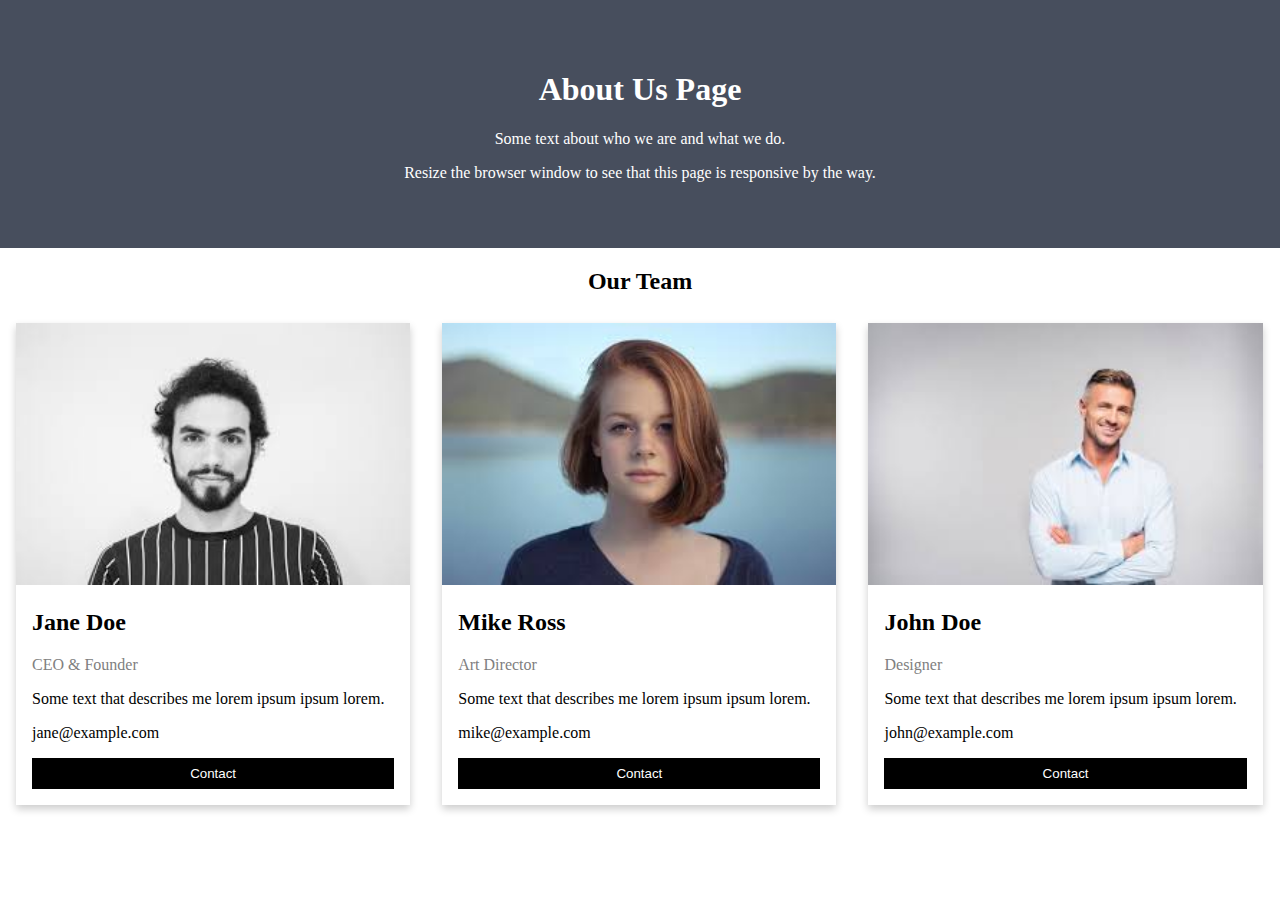
<file: about.html>
<!DOCTYPE html>
<html lang="en">
    <head>
        <meta charset="utf-8">
        <meta http-equiv="X-UA-Compatible" content="IE=edge">
        <meta name="viewport" content="width=device-width, initial-scale=1">        
        <title>Mobile Menu</title>
        <link rel="stylesheet" href="about.css">
        <link href="https://fonts.googleapis.com/css?family=Oswald:400" rel="stylesheet"> 
        </head>
        <body>
<div class="about-section">
    <h1>About Us Page</h1>
    <p>Some text about who we are and what we do.</p>
    <p>Resize the browser window to see that this page is responsive by the way.</p>
  </div>
  
  <h2 style="text-align:center">Our Team</h2>
  <div class="row">
    <div class="column">
      <div class="card">
        <img src="person4.jpg" alt="Jane" style="width:100%">
        <div class="container">
          <h2>Jane Doe</h2>
          <p class="title">CEO & Founder</p>
          <p>Some text that describes me lorem ipsum ipsum lorem.</p>
          <p>jane@example.com</p>
          <p><button class="button">Contact</button></p>
        </div>
      </div>
    </div>
  
    <div class="column">
      <div class="card">
        <img src="person1.jpg" alt="Mike" style="width:100%">
        <div class="container">
          <h2>Mike Ross</h2>
          <p class="title">Art Director</p>
          <p>Some text that describes me lorem ipsum ipsum lorem.</p>
          <p>mike@example.com</p>
          <p><button class="button">Contact</button></p>
        </div>
      </div>
    </div>
  
    <div class="column">
      <div class="card">
        <img src="person5.jpg" alt="John" style="width:100%">
        <div class="container">
          <h2>John Doe</h2>
          <p class="title">Designer</p>
          <p>Some text that describes me lorem ipsum ipsum lorem.</p>
          <p>john@example.com</p>
          <p><button class="button">Contact</button></p>
        </div>
      </div>
    </div>
  </div>
</body>
</html>
</file>
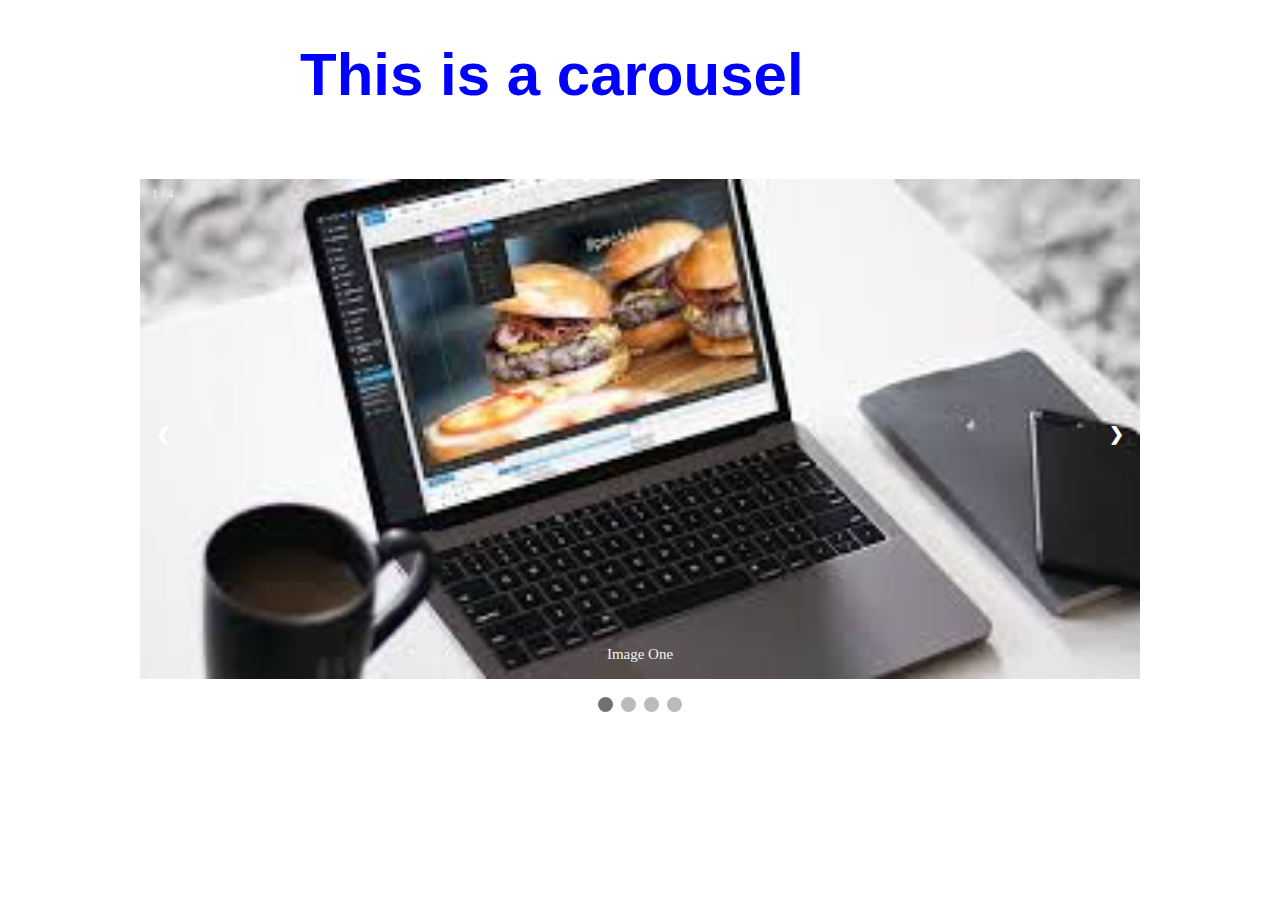
<file: carousel.html>
<!DOCTYPE html>
<html>
<head>
<meta name="viewport" content="width=device-width, initial-scale=1">

<style>
* {box-sizing: border-box}
body {font-family: Georgia; 
  margin:0
}
.mySlides {
  display: none
}
img {
  vertical-align: middle;
}

/* Slideshow container */
.slideshow-container {
  max-width: 1000px;
  position: relative;
  margin: auto;
  margin-top: 70px;
}

/* Next & previous buttons */
.prev, .next {
  cursor: pointer;
  position: absolute;
  top: 50%;
  width: auto;
  padding: 16px;
  margin-top: -22px;
  color: white;
  font-weight: bold;
  font-size: 18px;
  transition: 0.6s ease;
  border-radius: 0 3px 3px 0;
  user-select: none;
}

/* Position the "next button" to the right */
.next {
  right: 0;
  border-radius: 3px 0 0 3px;
}

/* On hover, add a black background color with a little bit see-through */
.prev:hover, .next:hover {
  background-color: rgba(0,0,0,0.8);
}

/* Caption text */
.text {
  color: #f2f2f2;
  font-size: 15px;
  padding: 8px 12px;
  position: absolute;
  bottom: 8px;
  width: 100%;
  text-align: center;
}

/* Number text (1/3 etc) */
.numbertext {
  color: #f2f2f2;
  font-size: 12px;
  padding: 8px 12px;
  position: absolute;
  top: 0;
}

/* The dots/bullets/indicators */
.dot {
  cursor: pointer;
  height: 15px;
  width: 15px;
  margin: 0 2px;
  background-color: #bbb;
  border-radius: 50%;
  display: inline-block;
  transition: background-color 0.6s ease;
}

.active, .dot:hover {
  background-color: #717171;
}

/* Fading animation */
.fade {
  -webkit-animation-name: fade;
  -webkit-animation-duration: 1.5s;
  animation-name: fade;
  animation-duration: 1.5s;
}

@-webkit-keyframes fade {
  from {opacity: .4} 
  to {opacity: 1}
}

@keyframes fade {
  from {opacity: .4} 
  to {opacity: 1}
}

/* On smaller screens, decrease text size */
@media only screen and (max-width: 300px) {
  .prev, .next,.text {font-size: 11px}
}
h1{
    color: blue;
    font-size: 60px;
    margin-left: 300px;
    font-family: 'Oswald', sans-serif;
}
</style>
</head>
<body>
    <h1>This is a carousel</h1>

<div class="slideshow-container">

<div class="mySlides fade">
  <div class="numbertext">1 / 4</div>
  <img src="car1.jpg".jpg" style="width:100%">
  <div class="text">Image One</div>
</div>

<div class="mySlides fade">
  <div class="numbertext">2 / 4</div>
  <img src="car2.jpg" style="width:100%">
  <div class="text">Image Two</div>
</div>

<div class="mySlides fade">
  <div class="numbertext">3 / 4</div>
  <img src="car3.jpg" style="width:100%">
  <div class="text">Image Three</div>
</div>

<div class="mySlides fade">
    <div class="numbertext">4 / 4</div>
    <img src="car1.jpg" style="width:100%">
    <div class="text">Image Four </div>
  </div>

  
<a class="prev" onclick="plusSlides(-1)">&#10094;</a>
<a class="next" onclick="plusSlides(1)">&#10095;</a>

</div>
<br>

<div style="text-align:center">
  <span class="dot" onclick="currentSlide(1)"></span> 
  <span class="dot" onclick="currentSlide(2)"></span> 
  <span class="dot" onclick="currentSlide(3)"></span> 
  <span class="dot" onclick="currentSlide(4)"></span> 
</div>

<script>
var slideIndex = 1;
showSlides(slideIndex);

function plusSlides(n) {
  showSlides(slideIndex += n);
}

function currentSlide(n) {
  showSlides(slideIndex = n);
}

function showSlides(n) {
  var i;
  var slides = document.getElementsByClassName("mySlides");
  var dots = document.getElementsByClassName("dot");
  if (n > slides.length) {slideIndex = 1}    
  if (n < 1) {slideIndex = slides.length}
  for (i = 0; i < slides.length; i++) {
      slides[i].style.display = "none";  
  }
  for (i = 0; i < dots.length; i++) {
      dots[i].className = dots[i].className.replace(" active", "");
  }
  slides[slideIndex-1].style.display = "block";  
  dots[slideIndex-1].className += " active";
}
</script>

</body>
</html>
</file>
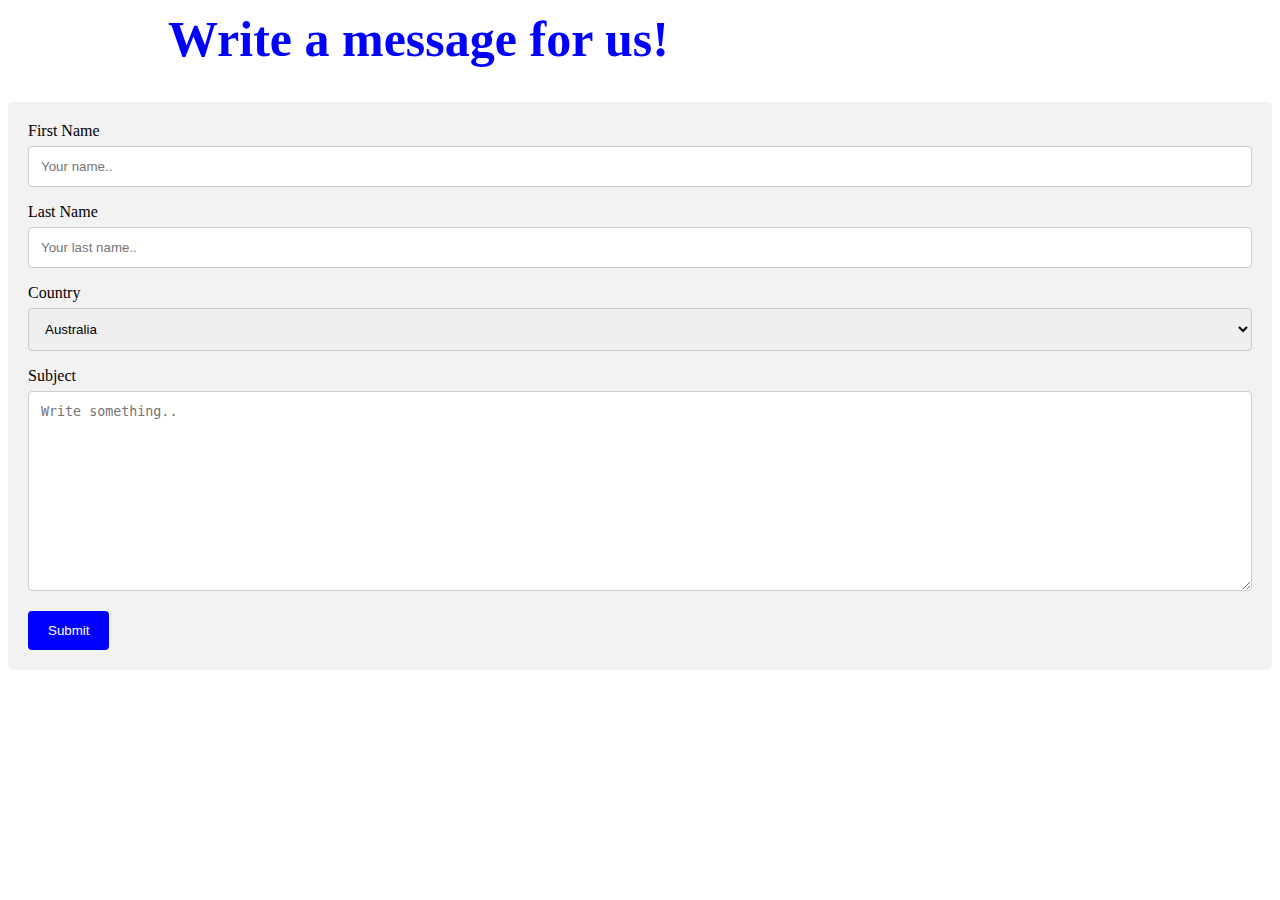
<file: contact.html>
<!DOCTYPE html>
<html lang="en">
    <head>
        <meta charset="utf-8">
        <meta http-equiv="X-UA-Compatible" content="IE=edge">
        <meta name="viewport" content="width=device-width, initial-scale=1">        
        <title>Mobile Menu</title>
        <link rel="stylesheet" href="contact.css">
        
        </head>
        <body>
          <h1>Write a message for us!</h1>
            <div class="container">
                <form action="action_page.php">
              
                  <label for="fname">First Name</label>
                  <input type="text" id="fname" name="firstname" placeholder="Your name..">
              
                  <label for="lname">Last Name</label>
                  <input type="text" id="lname" name="lastname" placeholder="Your last name..">
              
                  <label for="country">Country</label>
                  <select id="country" name="country">
                    <option value="australia">Australia</option>
                    <option value="canada">Canada</option>
                    <option value="india">India</option>
                  </select>
              
                  <label for="subject">Subject</label>
                  <textarea id="subject" name="subject" placeholder="Write something.." style="height:200px"></textarea>
              
                  <input type="submit" value="Submit">
              
                </form>
              </div>
         
              
              


            </body>
            </html>
</file>
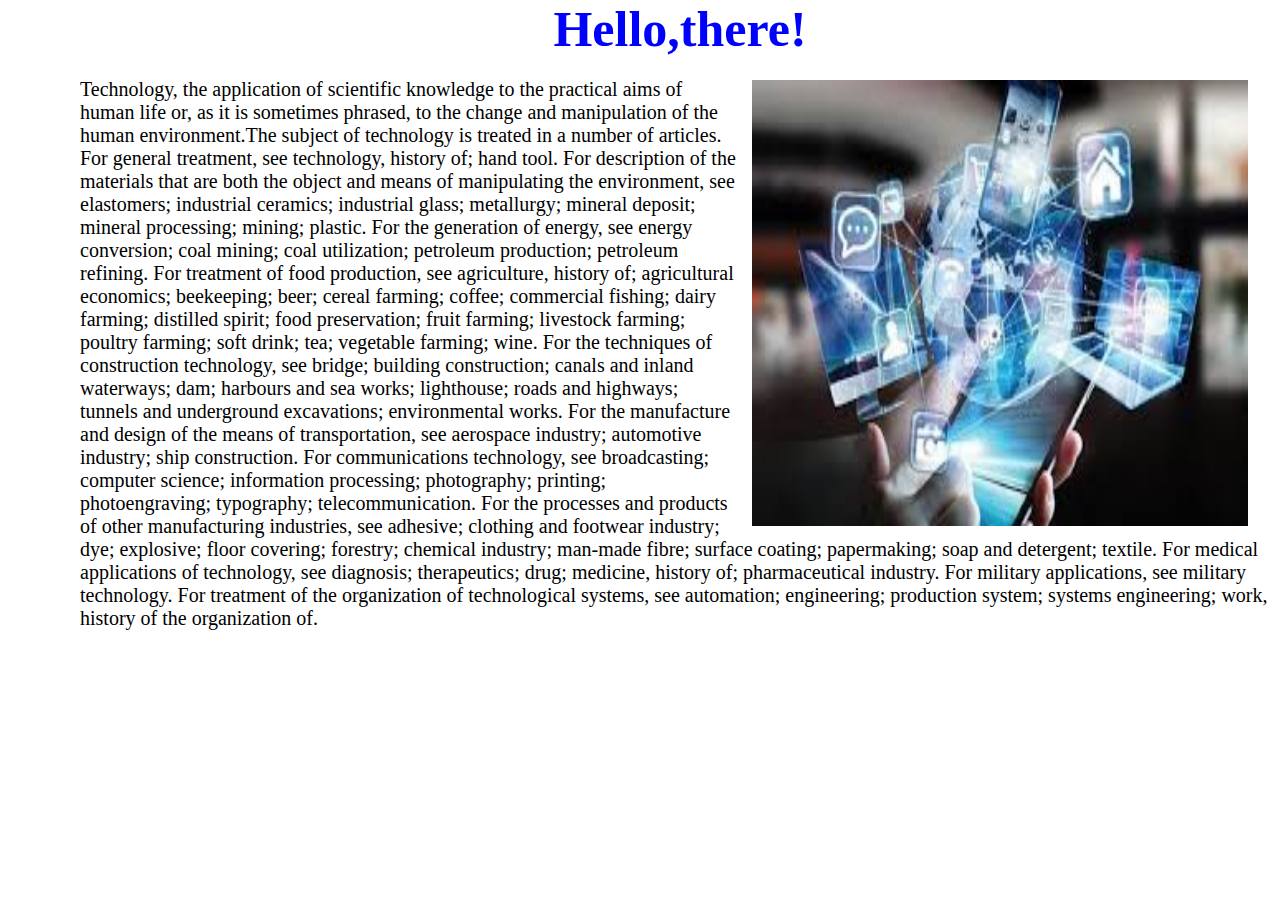
<file: details.html>
<!DOCTYPE html>

    <head>
        <title>About</title>
        <meta charset="UTF-8"/>
        <meta name="viewport" content="width-device-width,intial scale=1.0"/>
        <link href="https://fonts.googleapis.com/css?family=Oswald:400" rel="stylesheet"> 
        <style>
            *{
                box-sizing: border-box;
                 margin: 0;
                padding: 0;
   
            }
            body{
                width: 1200px;
                margin-left: 80px;
                margin-right: 30px;
                font-family: Georgia;
            }
            h1{
                color: blue;
                font-size: 50px;
                font-family: Georgia;
                font-weight: bold;
                text-align: center;
                padding-bottom: 20px;
            }
            .float-img{
                width: 500px;
                height: 450px;
                 float: right;
                margin-right: 30px;
                margin-left: 10px;
                margin-bottom: 5px;
            
                 padding: 2px;
            } 
            p{
                color:black;
                font-size: 20px;

            } 
        </style>
    </head>
    <body>
            <h1>Hello,there!</h1>
            <img src="tech1.jpg" alt="Flowers" class="float-img"/>
            <p>Technology, the application of scientific knowledge to the practical aims of human life or, as it is sometimes phrased, to the change and manipulation of the human environment.The subject of technology is treated in a number of articles. For general treatment, see technology, history of; hand tool. For description of the materials that are both the object and means of manipulating the environment, see elastomers; industrial ceramics; industrial glass; metallurgy; mineral deposit; mineral processing; mining; plastic. For the generation of energy, see energy conversion; coal mining; coal utilization; petroleum production; petroleum refining. For treatment of food production, see agriculture, history of; agricultural economics; beekeeping; beer; cereal farming; coffee; commercial fishing; dairy farming; distilled spirit; food preservation; fruit farming; livestock farming; poultry farming; soft drink; tea; vegetable farming; wine. For the techniques of construction technology, see bridge; building construction; canals and inland waterways; dam; harbours and sea works; lighthouse; roads and highways; tunnels and underground excavations; environmental works. For the manufacture and design of the means of transportation, see aerospace industry; automotive industry; ship construction. For communications technology, see broadcasting; computer science; information processing; photography; printing; photoengraving; typography; telecommunication. For the processes and products of other manufacturing industries, see adhesive; clothing and footwear industry; dye; explosive; floor covering; forestry; chemical industry; man-made fibre; surface coating; papermaking; soap and detergent; textile. For medical applications of technology, see diagnosis; therapeutics; drug; medicine, history of; pharmaceutical industry. For military applications, see military technology. For treatment of the organization of technological systems, see automation; engineering; production system; systems engineering; work, history of the organization of.

 </p>
        
        
                </div>
    </body> 
</html>
</file>
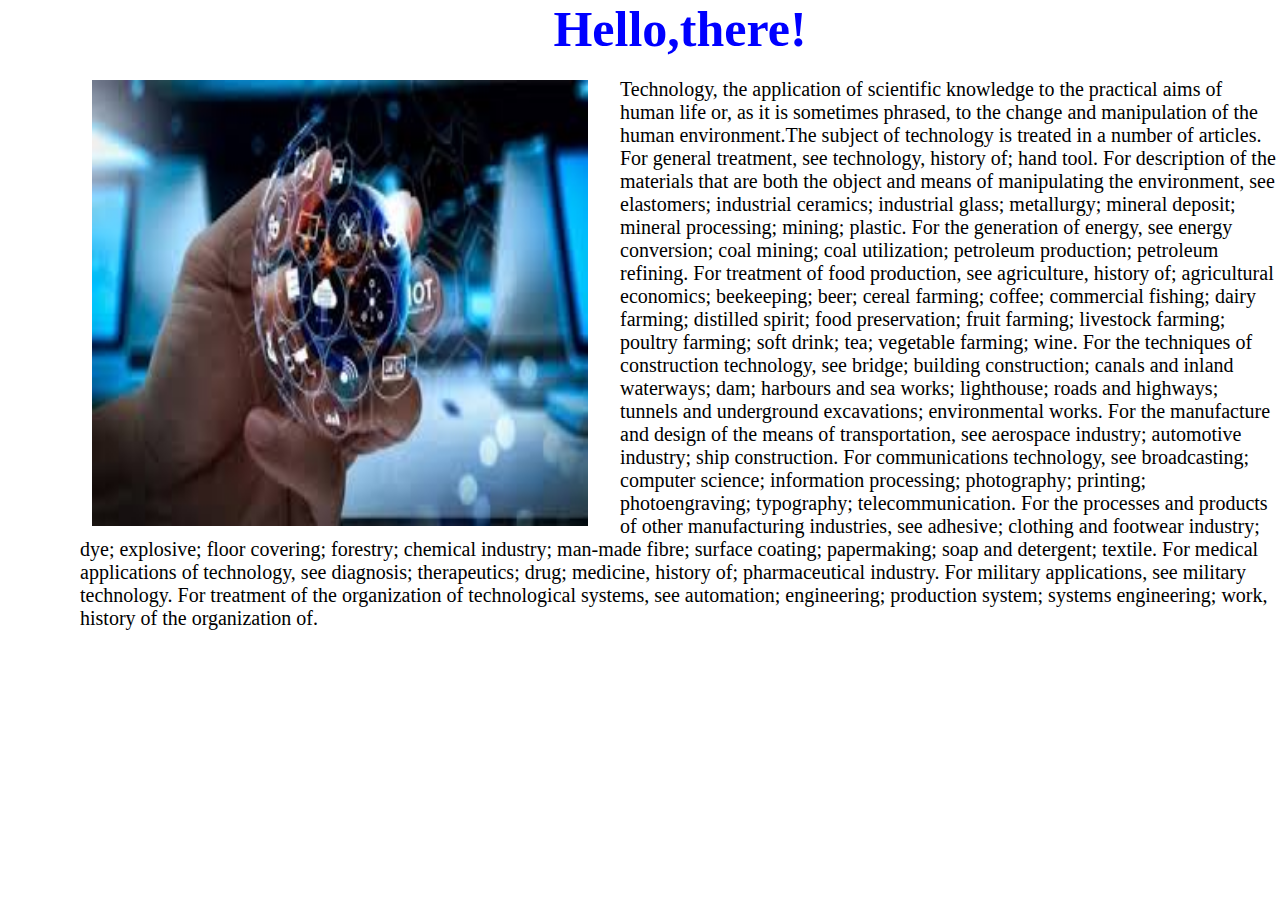
<file: newsletter.html>
<!DOCTYPE html>

    <head>
        <title>About</title>
        <meta charset="UTF-8"/>
        <meta name="viewport" content="width-device-width,intial scale=1.0"/>
        <link href="https://fonts.googleapis.com/css?family=Oswald:400" rel="stylesheet"> 
        <style>
            *{
                box-sizing: border-box;
                 margin: 0;
                padding: 0;
   
            }
            body{
                width: 1200px;
                margin-left: 80px;
                margin-right: 30px;
                font-family: Georgia;
            }
            h1{
                color: blue;
                font-size: 50px;
                font-family: Georgia;
                font-weight: bold;
                text-align: center;
                padding-bottom: 20px;
            }
            .float-img{
                width: 500px;
                height: 450px;
                 float: left;
                margin-right: 30px;
                margin-left: 10px;
                margin-bottom: 5px;
            
                 padding: 2px;
            } 
            p{
                color:black;
                font-size: 20px;

            } 
        </style>
    </head>
    <body>
            <h1>Hello,there!</h1>
            <img src="tech2.jpg" alt="Flowers" class="float-img"/>
            <p>Technology, the application of scientific knowledge to the practical aims of human life or, as it is sometimes phrased, to the change and manipulation of the human environment.The subject of technology is treated in a number of articles. For general treatment, see technology, history of; hand tool. For description of the materials that are both the object and means of manipulating the environment, see elastomers; industrial ceramics; industrial glass; metallurgy; mineral deposit; mineral processing; mining; plastic. For the generation of energy, see energy conversion; coal mining; coal utilization; petroleum production; petroleum refining. For treatment of food production, see agriculture, history of; agricultural economics; beekeeping; beer; cereal farming; coffee; commercial fishing; dairy farming; distilled spirit; food preservation; fruit farming; livestock farming; poultry farming; soft drink; tea; vegetable farming; wine. For the techniques of construction technology, see bridge; building construction; canals and inland waterways; dam; harbours and sea works; lighthouse; roads and highways; tunnels and underground excavations; environmental works. For the manufacture and design of the means of transportation, see aerospace industry; automotive industry; ship construction. For communications technology, see broadcasting; computer science; information processing; photography; printing; photoengraving; typography; telecommunication. For the processes and products of other manufacturing industries, see adhesive; clothing and footwear industry; dye; explosive; floor covering; forestry; chemical industry; man-made fibre; surface coating; papermaking; soap and detergent; textile. For medical applications of technology, see diagnosis; therapeutics; drug; medicine, history of; pharmaceutical industry. For military applications, see military technology. For treatment of the organization of technological systems, see automation; engineering; production system; systems engineering; work, history of the organization of.

 </p>
        
        
                </div>
    </body> 
</html>
</file>
<file: about.css>
body {
    font-family:Georgia;
    margin: 0;
  }
  
  html {
    box-sizing: border-box;
  }
  
  *, *:before, *:after {
    box-sizing: inherit;
  }
  
  .column {
    float: left;
    width: 33.3%;
    margin-bottom: 16px;
    padding: 0 8px;
  }
  
  .card {
    box-shadow: 0 4px 8px 0 rgba(0, 0, 0, 0.2);
    margin: 8px;
  }
  
  .about-section {
    padding: 50px;
    text-align: center;
    background-color: #474e5d;
    color: white;
  }
  
  .container {
    padding: 0 16px;
  }
  
  .container::after, .row::after {
    content: "";
    clear: both;
    display: table;
  }
  
  .title {
    color: grey;
  }
  
  .button {
    border: none;
    outline: 0;
    display: inline-block;
    padding: 8px;
    color: white;
    background-color: #000;
    text-align: center;
    cursor: pointer;
    width: 100%;
  }
  
  .button:hover {
    background-color: #555;
  }
  
  @media screen and (max-width: 650px) {
    .column {
      width: 100%;
      display: block;
    }
  }
</file>
<file: contact.css>
body{
    font-family: Georgia;
}

input[type=text], select, textarea {
    width: 100%; /* Full width */
    padding: 12px; /* Some padding */ 
    border: 1px solid #ccc; /* Gray border */
    border-radius: 4px; /* Rounded borders */
    box-sizing: border-box; /* Make sure that padding and width stays in place */
    margin-top: 6px; /* Add a top margin */
    margin-bottom: 16px; /* Bottom margin */
    resize: vertical /* Allow the user to vertically resize the textarea (not horizontally) */
  }
  
  /* Style the submit button with a specific background color etc */
  input[type=submit] {
    background-color:blue;
    color: white;
    padding: 12px 20px;
    border: none;
    border-radius: 4px;
    cursor: pointer;
  }
  
  /* When moving the mouse over the submit button, add a darker green color */
  input[type=submit]:hover {
    background-color: blue;
  }
  
  /* Add a background color and some padding around the form */
  .container {
    border-radius: 5px;
    background-color: #f2f2f2;
    padding: 20px;
    margin-top: 25px;
  }
  h1{
    color: blue;
    font-size: 50px;
    margin-top: 10px;
    margin-left: 160px;
  }
</file>
